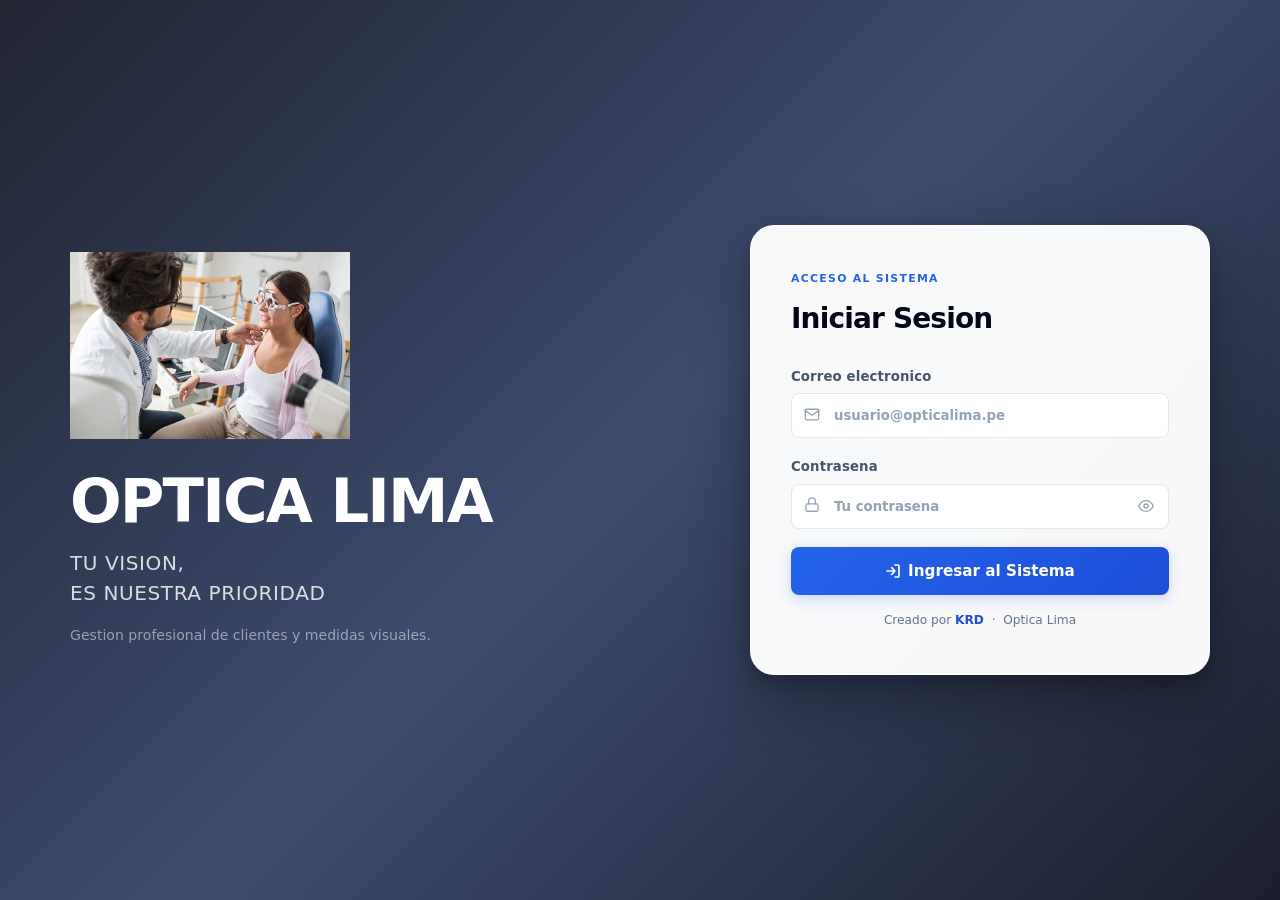
<file: index.html>
<!DOCTYPE html>
<html lang="es">
<head>
  <meta charset="UTF-8">
  <meta name="viewport" content="width=device-width, initial-scale=1.0">
  <meta http-equiv="refresh" content="0; url=html/login.html">
  <meta name="robots" content="noindex, nofollow">
  <title>Óptica Lima</title>
  <style>
    body {
      margin: 0; min-height: 100vh;
      display: grid; place-items: center;
      font-family: "Inter", "Segoe UI", system-ui, sans-serif;
      background: #f1f5f9; color: #64748b; font-size: 0.95rem;
    }
    a { color: #2563eb; font-weight: 600; }
  </style>
</head>
<body>
  <p>Redirigiendo… <a href="html/login.html">Haz clic aquí si no eres redirigido.</a></p>
  <script>window.location.replace("html/login.html");</script>
</body>
</html>
</file>
<file: css/style.css>
/* ============================================================
   Óptica Lima — Premium Design System 2026
   Single :root  ·  Organizado  ·  Sin duplicados
   ============================================================ */

/* ── 1. Variables ──────────────────────────────────────────── */
:root {
  /* Brand – Azul corporativo */
  --primary:        #2563eb;
  --primary-dark:   #1d4ed8;
  --primary-deeper: #1e3a8a;
  --primary-light:  #eff6ff;
  --primary-mid:    #bfdbfe;

  /* Accent – Celeste moderno */
  --accent:      #0ea5e9;
  --accent-dark: #0284c7;
  --accent-soft: #f0f9ff;

  /* Semánticos */
  --success:       #16a34a;
  --success-light: #f0fdf4;
  --warning:       #d97706;
  --warning-light: #fffbeb;
  --danger:        #dc2626;
  --danger-light:  #fef2f2;

  /* Neutros */
  --bg:           #f1f5f9;
  --surface:      #ffffff;
  --surface-soft: #f8fafc;
  --surface-muted:#eef2ff;
  --text:         #0f172a;
  --muted:        #64748b;
  --line:         #e2e8f0;
  --ink:          #020617;

  /* Sombras */
  --shadow-xs:    0 1px 2px rgba(15,23,42,0.04);
  --shadow-sm:    0 1px 3px rgba(15,23,42,0.06), 0 4px 12px rgba(15,23,42,0.06);
  --shadow:       0 4px 8px rgba(15,23,42,0.06), 0 12px 28px rgba(15,23,42,0.09);
  --shadow-lg:    0 10px 20px rgba(15,23,42,0.07), 0 24px 52px rgba(15,23,42,0.11);
  --shadow-xl:    0 28px 64px rgba(15,23,42,0.20);
  --shadow-blue:    0 8px 28px rgba(37,99,235,0.30);
  --shadow-blue-sm: 0 4px 14px rgba(37,99,235,0.22);

  /* Geometría */
  --radius-xs:  4px;
  --radius-sm:  8px;
  --radius:     12px;
  --radius-lg:  16px;
  --radius-xl:  24px;
  --radius-full:9999px;

  /* Movimiento */
  --ease:            cubic-bezier(0.4,0,0.2,1);
  --transition:      200ms var(--ease);
  --transition-fast: 120ms var(--ease);
  --transition-slow: 350ms var(--ease);
}

/* ── 2. Reset & Base ───────────────────────────────────────── */
*, *::before, *::after { box-sizing: border-box; }

body {
  margin: 0; min-height: 100vh;
  background: var(--bg);
  color: var(--text);
  font-family: "Inter", "Segoe UI", ui-sans-serif, system-ui, -apple-system, BlinkMacSystemFont, sans-serif;
  font-size: 15px; line-height: 1.6;
  -webkit-font-smoothing: antialiased;
  -moz-osx-font-smoothing: grayscale;
}

a { color: inherit; text-decoration: none; }
button, input, select, textarea { font: inherit; }
h1,h2,h3,h4,p { margin: 0; }
img { max-width: 100%; display: block; }

/* ── 3. Tipografía ─────────────────────────────────────────── */
h1 { font-size: clamp(1.75rem,4vw,2.6rem); line-height: 1.12; font-weight: 800; letter-spacing: -0.03em; }
h2 { font-size: 1.25rem; font-weight: 700; letter-spacing: -0.01em; }
h3 { grid-column: 1/-1; padding-top: 8px; font-size: 0.78rem; text-transform: uppercase;
     letter-spacing: 0.08em; color: var(--muted); font-weight: 700; }
h4 { font-size: 0.95rem; font-weight: 700; margin-bottom: 10px; }

.eyebrow {
  display: block; color: var(--primary); font-size: 0.69rem;
  font-weight: 800; letter-spacing: 0.13em; text-transform: uppercase; margin-bottom: 4px;
}

/* ── 4. Inputs & Forms ─────────────────────────────────────── */
input, select, textarea {
  width: 100%; border: 1.5px solid var(--line);
  border-radius: var(--radius-sm); background: var(--surface);
  color: var(--text); outline: none;
  padding: 11px 14px; min-height: 44px;
  transition: border-color var(--transition), box-shadow var(--transition), background var(--transition);
}
textarea { min-height: 90px; resize: vertical; }

input:focus, select:focus, textarea:focus {
  border-color: var(--primary);
  box-shadow: 0 0 0 4px rgba(37,99,235,0.12);
  background: #fff;
}
input::placeholder { color: #94a3b8; }

label {
  display: grid; gap: 6px;
  color: #475569; font-size: 0.83rem; font-weight: 600; letter-spacing: 0.01em;
}

/* Input con ícono */
.input-group { position: relative; }
.input-group input { padding-left: 42px; }
.input-group .input-icon {
  position: absolute; left: 13px; top: 50%; transform: translateY(-50%);
  color: #94a3b8; pointer-events: none; font-size: 1.05rem; line-height: 1;
  transition: color var(--transition);
}
.input-group:focus-within .input-icon { color: var(--primary); }

.input-group .input-action {
  position: absolute; right: 10px; top: 50%; transform: translateY(-50%);
  background: none; border: none; cursor: pointer; padding: 5px;
  color: #94a3b8; border-radius: var(--radius-xs); line-height: 1;
  display: flex; align-items: center; justify-content: center;
  transition: color var(--transition), background var(--transition);
}
.input-group .input-action:hover { color: var(--primary); background: var(--primary-light); }

/* Validación */
.field-invalid, .field-invalid:focus {
  border-color: var(--danger) !important;
  background: #fff5f5;
  box-shadow: 0 0 0 4px rgba(220,38,38,0.10) !important;
}
.field-error {
  display: block; color: var(--danger); font-size: 0.76rem;
  font-weight: 600; line-height: 1.35; margin-top: -2px;
}

/* Grid de formulario */
.form-grid {
  display: grid; grid-template-columns: repeat(3, minmax(0,1fr)); gap: 16px;
}
.span-2 { grid-column: span 2; }
.form-actions {
  grid-column: 1/-1; display: flex; justify-content: flex-end; gap: 10px; padding-top: 8px;
}
.compact-form { display: grid; gap: 16px; }
.search-row {
  display: grid; grid-template-columns: minmax(0,1fr) 200px auto; gap: 10px; margin-bottom: 18px;
}

/* ── 5. Login ──────────────────────────────────────────────── */
.login-page {
  display: grid;
  place-items: center;
  padding: 20px;
  min-height: 100vh;
  background:
    linear-gradient(135deg, rgba(2,6,23,0.88) 0%, rgba(12,31,74,0.80) 50%, rgba(2,6,23,0.90) 100%),
    url("https://images.unsplash.com/photo-1574258495973-f010dfbb5371?auto=format&fit=crop&w=1600&q=80")
    center / cover no-repeat;
}

.login-shell {
  display: grid;
  grid-template-columns: minmax(0,1fr) 460px;
  align-items: center;
  width: min(1140px,100%);
  gap: 64px;
}

/* ── Panel izquierdo — brand ────────────────────────────────── */
.login-brand {
  color: #fff;
  display: flex;
  flex-direction: column;
  align-items: flex-start;
  gap: 0;
}

.login-logo {
  width: 280px;
  height: auto;
  object-fit: contain;
  display: block;
  margin-bottom: 32px;
}

.brand-name {
  font-size: clamp(2.4rem, 5vw, 3.8rem);
  font-weight: 900;
  letter-spacing: -0.03em;
  line-height: 1;
  color: #fff;
  margin-bottom: 16px;
}

.brand-tagline {
  font-size: clamp(1rem, 2vw, 1.25rem);
  font-weight: 300;
  letter-spacing: 0.03em;
  line-height: 1.5;
  color: rgba(255,255,255,0.82);
  margin-bottom: 16px;
}

.brand-desc {
  font-size: 0.88rem;
  color: rgba(255,255,255,0.50);
  line-height: 1.7;
}

/* ── Panel derecho — tarjeta ───────────────────────────────── */
.login-card {
  display: grid; gap: 24px;
  background: rgba(255,255,255,0.97);
  backdrop-filter: blur(24px);
  -webkit-backdrop-filter: blur(24px);
  border: 1px solid rgba(255,255,255,0.60);
  border-radius: var(--radius-xl);
  box-shadow: 0 24px 60px rgba(0,0,0,0.30), 0 8px 20px rgba(0,0,0,0.18);
  padding: 44px 40px;
}

.login-card-header { display: grid; gap: 6px; }
.login-card-header .eyebrow {
  font-size: 0.68rem; letter-spacing: 0.12em;
  display: flex; align-items: center; gap: 6px;
}
.login-card-header h2 {
  font-size: 1.75rem; font-weight: 800; color: var(--ink); letter-spacing: -0.03em;
}

.login-card form { display: grid; gap: 18px; }

.login-options {
  display: flex; align-items: center; justify-content: space-between; gap: 12px;
}
.login-remember {
  display: flex; align-items: center; gap: 8px;
  font-size: 0.83rem; color: var(--muted); cursor: pointer; font-weight: 600;
}
.login-remember input[type="checkbox"] {
  width: 16px; height: 16px; min-height: unset;
  accent-color: var(--primary); cursor: pointer;
}

/* Banner de bloqueo por fuerza bruta */
.login-blocked {
  display: none; background: var(--danger-light);
  border: 1px solid rgba(220,38,38,0.25); border-radius: var(--radius-sm);
  color: var(--danger); padding: 13px 16px; font-size: 0.85rem;
  font-weight: 600; text-align: center; line-height: 1.5;
}
.login-blocked.visible { display: block; }
.login-blocked strong { display: block; margin-bottom: 4px; font-size: 0.92rem; }

/* ── 6. Sidebar ────────────────────────────────────────────── */
.sidebar {
  position: fixed; inset: 0 auto 0 0;
  display: flex; flex-direction: column;
  width: 256px; background: var(--surface);
  border-right: 1px solid var(--line);
  box-shadow: var(--shadow-sm); padding: 0 0 20px;
  z-index: 40; overflow-y: auto;
}

.logo {
  display: flex; flex-direction: column; align-items: center;
  justify-content: center; text-align: center;
  padding: 22px 16px 18px; border-bottom: 1px solid var(--line);
  gap: 10px; text-decoration: none;
  background: linear-gradient(180deg, var(--primary-light) 0%, rgba(255,255,255,0) 100%);
}

.sidebar-logo {
  width: 74px; height: 74px; object-fit: contain;
  border-radius: 16px; border: 2px solid var(--primary-mid);
  padding: 5px; box-shadow: var(--shadow-blue-sm); background: #fff;
}

.logo-text {
  font-size: 0.78rem; font-weight: 800; color: var(--primary-dark);
  line-height: 1.35; letter-spacing: 0.01em; max-width: 190px;
}

.sidebar nav { display: grid; gap: 3px; padding: 14px 12px; flex: 1; }

.sidebar nav a {
  display: flex; align-items: center; gap: 11px;
  border-radius: var(--radius-sm); color: var(--muted);
  font-weight: 600; font-size: 0.88rem; padding: 10px 12px;
  position: relative; border: 1px solid transparent;
  transition: all var(--transition); text-decoration: none;
}
.sidebar nav a:hover {
  background: var(--surface-muted); border-color: var(--primary-mid);
  color: var(--primary-dark); transform: translateX(2px);
}
.sidebar nav a.active {
  background: linear-gradient(90deg, var(--primary-light), var(--surface));
  border-color: rgba(37,99,235,0.25); color: var(--primary-dark); font-weight: 700;
  box-shadow: var(--shadow-xs);
}
.sidebar nav a.active::before {
  content: ""; position: absolute; left: 0; top: 8px; bottom: 8px;
  width: 3px; border-radius: 0 3px 3px 0; background: var(--primary);
}

.nav-icon {
  display: inline-grid; place-items: center;
  width: 30px; height: 30px; border-radius: 8px;
  background: var(--surface-muted); color: var(--primary);
  font-size: 0.68rem; font-weight: 800; flex-shrink: 0;
  transition: background var(--transition);
}
.sidebar nav a:hover .nav-icon,
.sidebar nav a.active .nav-icon { background: var(--primary-light); }

.logout-button {
  margin: 0 12px; width: calc(100% - 24px); min-height: 42px;
  display: inline-flex; align-items: center; justify-content: center; gap: 9px;
  border: 1px solid rgba(220,38,38,0.20); border-radius: var(--radius-sm);
  background: var(--surface); color: #b91c1c; cursor: pointer;
  font-weight: 700; font-size: 0.88rem; box-shadow: var(--shadow-xs);
  transition: all var(--transition);
}
.logout-button svg { width: 16px; height: 16px; fill: currentColor; flex-shrink: 0; }
.logout-button:hover {
  background: var(--danger-light); color: var(--danger);
  border-color: rgba(220,38,38,0.35);
  box-shadow: var(--shadow-sm); transform: translateY(-1px);
}

/* ── 7. Layout principal ───────────────────────────────────── */
.app-main {
  margin-left: 256px; min-height: 100vh;
  padding: 28px 32px; background: var(--bg);
}

.topbar {
  display: flex; align-items: center; justify-content: space-between;
  gap: 16px; margin-bottom: 28px;
  padding-bottom: 20px; border-bottom: 1px solid var(--line);
}
.topbar h1 { font-size: clamp(1.5rem,3vw,2rem); color: var(--ink); }

.user-pill {
  display: inline-flex; align-items: center; gap: 8px;
  border: 1.5px solid var(--line); border-radius: var(--radius-full);
  color: var(--muted); font-size: 0.83rem; font-weight: 600;
  padding: 7px 16px; max-width: 260px;
  overflow: hidden; text-overflow: ellipsis; white-space: nowrap;
  background: var(--surface); box-shadow: var(--shadow-xs);
}
.user-pill::before {
  content: ""; width: 7px; height: 7px; border-radius: 50%;
  background: var(--success); flex-shrink: 0;
  box-shadow: 0 0 6px var(--success);
}

/* ── 8. Botones ────────────────────────────────────────────── */
.primary-button, .secondary-button, .icon-text {
  border: 0; border-radius: var(--radius-sm);
  cursor: pointer; font-weight: 700; font-size: 0.88rem;
  min-height: 42px; padding: 0 20px;
  display: inline-flex; align-items: center; gap: 7px;
  white-space: nowrap; transition: all var(--transition);
}

.primary-button {
  background: linear-gradient(135deg, var(--primary) 0%, var(--primary-dark) 100%);
  color: #fff; box-shadow: var(--shadow-blue-sm);
}
.primary-button:hover {
  background: linear-gradient(135deg, var(--primary-dark), var(--primary-deeper));
  box-shadow: var(--shadow-blue); transform: translateY(-2px);
}
.primary-button:active { transform: translateY(0); box-shadow: var(--shadow-blue-sm); }

.secondary-button, .icon-text {
  border: 1.5px solid var(--line);
  background: var(--surface); color: var(--primary-dark);
  box-shadow: var(--shadow-xs);
}
.secondary-button:hover, .icon-text:hover {
  border-color: var(--primary); background: var(--primary-light);
  box-shadow: var(--shadow-sm); transform: translateY(-1px);
}

button:disabled { cursor: not-allowed; opacity: 0.40; transform: none !important; box-shadow: none !important; }

.action-buttons { display: flex; gap: 6px; align-items: center; flex-wrap: wrap; }

.btn-edit, .btn-delete, .btn-recipe {
  border-radius: var(--radius-sm); cursor: pointer;
  font-size: 0.79rem; font-weight: 700; padding: 5px 11px; min-height: 32px;
  display: inline-flex; align-items: center; gap: 5px;
  transition: all var(--transition); white-space: nowrap;
}
.btn-edit {
  background: rgba(37,99,235,0.08); color: var(--primary-dark);
  border: 1px solid rgba(37,99,235,0.18);
}
.btn-edit:hover {
  background: var(--primary-light); border-color: var(--primary);
  box-shadow: var(--shadow-blue-sm); transform: translateY(-1px);
}
.btn-delete {
  background: rgba(220,38,38,0.07); color: var(--danger);
  border: 1px solid rgba(220,38,38,0.18);
}
.btn-delete:hover {
  background: var(--danger-light); border-color: var(--danger);
  box-shadow: 0 4px 12px rgba(220,38,38,0.20); transform: translateY(-1px);
}
.btn-recipe {
  background: rgba(124,58,237,0.08); color: #5b21b6;
  border: 1px solid rgba(124,58,237,0.18);
}
.btn-recipe:hover { background: #f5f3ff; border-color: #7c3aed; transform: translateY(-1px); }

.ghost-button {
  margin-top: auto; border: 1.5px solid var(--line); border-radius: var(--radius-sm);
  background: transparent; color: var(--muted); cursor: pointer;
  padding: 10px 14px; font-size: 0.88rem; transition: all var(--transition);
}
.ghost-button:hover { border-color: var(--danger); color: var(--danger); }

/* ── 9. Panels & Métricas ──────────────────────────────────── */
.panel {
  border: 1px solid var(--line); border-radius: var(--radius);
  background: var(--surface); box-shadow: var(--shadow-sm);
  padding: 24px; margin-bottom: 24px; transition: box-shadow var(--transition);
}
.panel:hover { box-shadow: var(--shadow); }

.panel-header {
  display: flex; align-items: center; justify-content: space-between;
  gap: 16px; margin-bottom: 20px; padding-bottom: 16px;
  border-bottom: 1px solid var(--line);
}

.metrics-grid {
  display: grid; grid-template-columns: repeat(auto-fit, minmax(175px,1fr));
  gap: 16px; margin-bottom: 24px;
}

.metric {
  border: 1px solid var(--line); border-radius: var(--radius);
  background: var(--surface); box-shadow: var(--shadow-sm);
  padding: 22px 20px; display: grid; gap: 10px;
  position: relative; overflow: hidden; cursor: default;
  transition: box-shadow var(--transition), transform var(--transition);
}
.metric::before {
  content: ""; position: absolute; inset: 0 0 auto; height: 3px;
  background: linear-gradient(90deg, var(--primary), var(--accent));
}
.metric:hover { box-shadow: var(--shadow); transform: translateY(-2px); }
.metric span   { color: var(--muted); font-weight: 700; font-size: 0.76rem; text-transform: uppercase; letter-spacing: 0.07em; }
.metric strong {
  font-size: 1.65rem; font-weight: 800; color: var(--primary-dark);
  letter-spacing: -0.03em; line-height: 1.1;
}
.metric strong.positive { color: var(--success); }
.metric strong.negative { color: var(--danger); }
.accent-metric::before { background: linear-gradient(90deg, var(--success), #4ade80); }

.stats-strip { display: grid; grid-template-columns: repeat(3, minmax(0,1fr)); gap: 14px; }
.stat-line {
  display: flex; align-items: center; justify-content: space-between;
  gap: 16px; min-height: 64px; border: 1px solid var(--line);
  border-radius: var(--radius-sm); background: var(--surface-soft);
  padding: 14px 18px; transition: box-shadow var(--transition);
}
.stat-line:hover { box-shadow: var(--shadow-sm); }
.stat-line span   { color: var(--muted); font-size: 0.84rem; font-weight: 600; }
.stat-line strong { color: var(--primary-dark); font-weight: 800; text-align: right; }

/* ── 10. Tablas ────────────────────────────────────────────── */
.table-wrap { overflow-x: auto; border-radius: var(--radius-sm); border: 1px solid var(--line); }

table { width: 100%; border-collapse: collapse; min-width: 640px; }

th {
  border-bottom: 2px solid var(--line); padding: 11px 14px;
  text-align: left; vertical-align: middle; color: var(--muted);
  font-size: 0.71rem; letter-spacing: 0.08em; text-transform: uppercase;
  font-weight: 700; background: var(--surface-soft);
  position: sticky; top: 0; z-index: 1;
}
td {
  border-bottom: 1px solid #f1f5f9; padding: 13px 14px;
  text-align: left; vertical-align: middle; color: var(--text); font-size: 0.9rem;
}
tbody tr { transition: background var(--transition-fast), box-shadow var(--transition-fast); }
tbody tr:hover {
  background: var(--surface-muted) !important;
  box-shadow: inset 3px 0 0 var(--primary);
}
tbody tr:last-child td { border-bottom: 0; }
tbody tr:nth-child(even) td { background: #f8fafc; }
tbody tr:nth-child(even):hover td { background: var(--surface-muted); }

.loading-row, .empty-row {
  text-align: center; color: var(--muted); padding: 40px 24px !important; font-size: 0.9rem;
}
.empty-state-icon { font-size: 2.2rem; display: block; margin-bottom: 8px; opacity: 0.42; }
.table-subtext { display: block; color: var(--muted); font-size: 0.75rem; line-height: 1.4; margin-top: 2px; }
td code {
  border: 1px solid var(--line); border-radius: 5px; background: var(--surface-soft);
  color: var(--primary-dark); font-size: 0.75rem; padding: 2px 7px;
}

/* ── 11. Skeleton ──────────────────────────────────────────── */
@keyframes shimmer {
  0%   { background-position: 200% 0; }
  100% { background-position: -200% 0; }
}
.skeleton {
  background: linear-gradient(90deg, var(--surface-soft) 25%, #e2e8f0 50%, var(--surface-soft) 75%);
  background-size: 200% 100%; animation: shimmer 1.5s infinite;
  border-color: transparent !important; pointer-events: none;
}
.skeleton span, .skeleton strong {
  display: block; height: 14px; background: rgba(100,116,139,0.14);
  border-radius: 4px; width: 60%;
}
.skeleton strong { height: 28px; width: 80%; margin-top: 6px; }
.skeleton-row td { padding: 14px 14px !important; }
.skeleton-cell {
  display: block; height: 13px; border-radius: 6px;
  background: linear-gradient(90deg, #e2e8f0 25%, #cbd5e1 50%, #e2e8f0 75%);
  background-size: 200% 100%; animation: shimmer 1.5s infinite;
}
.skeleton-cell.wide  { width: 75%; }
.skeleton-cell.short { width: 48%; }
.skeleton-cell.thin  { width: 32%; }

/* ── 12. Badges ────────────────────────────────────────────── */
.badge {
  display: inline-block; border: 1.5px solid var(--line); border-radius: var(--radius-full);
  color: var(--muted); font-size: 0.8rem; padding: 3px 12px; font-weight: 600;
}
.badge-sm {
  display: inline-block; border-radius: 5px; background: var(--surface-soft);
  color: var(--muted); font-size: 0.75rem; padding: 2px 7px;
  font-weight: 600; border: 1px solid var(--line);
}

/* ── 13. Toast ─────────────────────────────────────────────── */
.toast {
  position: fixed; right: 24px; bottom: 24px;
  transform: translateY(16px) scale(0.96); opacity: 0; pointer-events: none;
  border-radius: var(--radius); background: var(--primary-deeper); color: #fff;
  box-shadow: var(--shadow-lg); padding: 13px 20px; font-size: 0.88rem;
  font-weight: 600; z-index: 9999; max-width: 340px;
  border: 1px solid rgba(255,255,255,0.12);
  transition: transform 220ms var(--ease), opacity 220ms var(--ease);
}
.toast.visible  { transform: translateY(0) scale(1); opacity: 1; }
.toast.error    { background: var(--danger); }
.toast.warning  { background: var(--warning); }
.toast.success  { background: var(--success); }

/* ── 14. Modal ─────────────────────────────────────────────── */
.modal-overlay {
  position: fixed; inset: 0; background: rgba(2,6,23,0.62);
  display: none; align-items: center; justify-content: center;
  z-index: 200; padding: 20px; backdrop-filter: blur(5px);
}
.modal-overlay.active { display: flex; }

.modal-content {
  background: var(--surface); border-radius: var(--radius-lg);
  box-shadow: var(--shadow-xl); width: min(700px,100%);
  max-height: 90vh; overflow-y: auto;
  animation: slideUp 240ms var(--ease);
  border: 1px solid var(--line);
}
.modal-content.modal-sm { width: min(460px,100%); }

.modal-header {
  display: flex; justify-content: space-between; align-items: center;
  padding: 22px 26px 18px; border-bottom: 1px solid var(--line);
  position: sticky; top: 0; background: var(--surface); z-index: 1;
}
.modal-close {
  background: none; border: none; font-size: 1.5rem; cursor: pointer;
  color: var(--muted); padding: 0; width: 34px; height: 34px;
  display: flex; align-items: center; justify-content: center;
  border-radius: var(--radius-sm); line-height: 1;
  transition: all var(--transition);
}
.modal-close:hover { background: var(--surface-soft); color: var(--text); }
.modal-form { padding: 22px 26px 26px; }

/* ── 15. Paginación ────────────────────────────────────────── */
.pagination-controls {
  display: flex; justify-content: center; align-items: center;
  gap: 12px; margin-top: 20px; padding: 16px 0 4px;
  border-top: 1px solid var(--line);
}
.pagination-controls span {
  color: var(--muted); font-weight: 600; font-size: 0.88rem;
  min-width: 130px; text-align: center;
}
.pagination-controls button { min-width: 100px; }
.pagination-controls button:disabled { opacity: 0.35; cursor: not-allowed; }

/* ── 16. Split layout / History ────────────────────────────── */
.split-layout { display: grid; grid-template-columns: 340px minmax(0,1fr); gap: 22px; align-items: start; }
.history-panel { margin-top: 24px; border-top: 1px solid var(--line); padding-top: 20px; }
.history-grid  { display: grid; grid-template-columns: repeat(2,1fr); gap: 18px; margin-top: 16px; }
.history-item  {
  border: 1px solid var(--line); border-radius: var(--radius-sm);
  background: var(--surface-soft); padding: 14px 16px; transition: box-shadow var(--transition);
}
.history-item:hover { box-shadow: var(--shadow-sm); }
.history-item p, .history-item small { color: var(--muted); font-size: 0.87rem; line-height: 1.6; }
.muted { color: var(--muted); font-size: 0.88rem; }

/* ── 17. Auditoría ─────────────────────────────────────────── */
.audit-filters {
  display: grid;
  grid-template-columns: minmax(220px,1.3fr) repeat(4, minmax(140px,1fr));
  gap: 14px; align-items: end; margin-bottom: 20px;
}
.audit-filter-actions { grid-column: 1/-1; display: flex; justify-content: flex-end; gap: 10px; }

.audit-badge {
  display: inline-flex; align-items: center; min-height: 26px;
  border-radius: var(--radius-full); padding: 0 10px;
  font-size: 0.71rem; font-weight: 800; letter-spacing: 0.03em; white-space: nowrap;
}
.audit-badge.success { background: var(--success-light); color: #15803d; }
.audit-badge.warning { background: var(--warning-light); color: #92400e; }
.audit-badge.danger  { background: var(--danger-light);  color: var(--danger); }
.audit-badge.info    { background: #eff6ff; color: var(--primary-dark); }
.audit-badge.muted   { background: var(--surface-soft); color: #475569; border: 1px solid var(--line); }

/* ── 18. Cliente — Perfil y pestañas ───────────────────────── */
.client-profile-header {
  display: flex; align-items: center; justify-content: space-between;
  gap: 18px; border: 1px solid var(--line); border-radius: var(--radius);
  background: linear-gradient(135deg, var(--surface), var(--surface-muted));
  box-shadow: var(--shadow-sm); padding: 20px; margin-bottom: 18px;
}
.client-profile-header h3 {
  padding: 0; color: var(--ink); font-size: 1.2rem;
  text-transform: none; letter-spacing: -0.01em; font-weight: 800;
}
.client-profile-header p { color: var(--muted); font-weight: 600; margin-top: 3px; }

.client-tabs {
  display: flex; gap: 6px; overflow-x: auto;
  border-bottom: 1px solid var(--line); padding-bottom: 10px; margin-bottom: 20px;
}
.client-tabs button {
  flex: 0 0 auto; min-height: 36px; border: 1px solid var(--line);
  border-radius: var(--radius-full); background: var(--surface);
  color: var(--muted); cursor: pointer; font-size: 0.82rem; font-weight: 700;
  padding: 0 14px; white-space: nowrap; transition: all var(--transition);
}
.client-tabs button:hover { border-color: var(--primary); color: var(--primary); transform: translateY(-1px); }
.client-tabs button.active {
  background: var(--primary); border-color: var(--primary); color: #fff;
  box-shadow: var(--shadow-blue-sm);
}
.client-tab-content { animation: fadeIn 200ms var(--ease); }

.client-summary-grid { display: grid; grid-template-columns: repeat(4,minmax(0,1fr)); gap: 12px; margin-bottom: 18px; }
.client-kpi {
  border: 1px solid var(--line); border-radius: var(--radius);
  background: var(--surface); box-shadow: var(--shadow-xs); padding: 16px;
  transition: box-shadow var(--transition);
}
.client-kpi:hover { box-shadow: var(--shadow-sm); }
.client-kpi span   { display: block; color: var(--muted); font-size: 0.73rem; font-weight: 800; text-transform: uppercase; letter-spacing: 0.06em; }
.client-kpi strong { display: block; color: var(--primary-dark); font-size: 1.3rem; font-weight: 800; margin-top: 6px; }

.client-card-grid { display: grid; grid-template-columns: repeat(3,minmax(0,1fr)); gap: 14px; }
.client-card {
  border: 1px solid var(--line); border-radius: var(--radius);
  background: var(--surface); box-shadow: var(--shadow-xs); padding: 18px;
  transition: box-shadow var(--transition);
}
.client-card:hover { box-shadow: var(--shadow-sm); }
.client-card h4 { color: var(--ink); margin-bottom: 14px; }

.client-detail-list { display: grid; gap: 10px; margin: 0; }
.client-detail-list div {
  display: grid; grid-template-columns: minmax(110px,0.8fr) minmax(0,1.2fr);
  gap: 10px; border-bottom: 1px solid #f1f5f9; padding-bottom: 8px;
}
.client-detail-list div:last-child { border-bottom: 0; padding-bottom: 0; }
.client-detail-list dt { color: var(--muted); font-size: 0.74rem; font-weight: 700; text-transform: uppercase; letter-spacing: 0.04em; }
.client-detail-list dd { margin: 0; color: var(--text); font-weight: 600; overflow-wrap: anywhere; }

.client-timeline { display: grid; gap: 12px; }
.client-timeline-item {
  border: 1px solid var(--line); border-radius: var(--radius);
  background: var(--surface); box-shadow: var(--shadow-xs); padding: 16px;
  transition: box-shadow var(--transition);
}
.client-timeline-item:hover { box-shadow: var(--shadow-sm); }
.client-timeline-item > div { display: flex; align-items: center; justify-content: space-between; gap: 12px; margin-bottom: 8px; }
.client-timeline-item strong { color: var(--primary-dark); }
.client-timeline-item span, .client-timeline-item small { color: var(--muted); font-weight: 600; }
.client-timeline-item p { color: var(--text); margin-top: 4px; }

.client-empty-state {
  border: 1.5px dashed var(--line); border-radius: var(--radius);
  background: var(--surface-soft); color: var(--muted);
  font-weight: 600; padding: 28px; text-align: center;
}

/* ── 19. Tarjetas optométricas OD/OI ───────────────────────── */
.eye-cards-grid { grid-column: 1/-1; display: grid; grid-template-columns: 1fr 1fr; gap: 16px; }

.eye-card { border: 1.5px solid var(--line); border-radius: var(--radius); background: var(--surface); overflow: hidden; transition: box-shadow var(--transition); }
.eye-card:hover { box-shadow: var(--shadow-sm); }

.eye-card-header { display: flex; align-items: center; gap: 10px; padding: 12px 16px 10px; border-bottom: 1.5px solid var(--line); }
.eye-card.od .eye-card-header { background: linear-gradient(90deg, #eff6ff, #f8faff); }
.eye-card.oi .eye-card-header { background: linear-gradient(90deg, #f0f9ff, #f8fcff); }

.eye-badge { display: inline-grid; place-items: center; width: 36px; height: 36px; border-radius: 9px; font-size: 0.75rem; font-weight: 900; letter-spacing: 0.04em; flex-shrink: 0; }
.eye-card.od .eye-badge { background: var(--primary); color: #fff; }
.eye-card.oi .eye-badge { background: var(--accent); color: #fff; }

.eye-card-title    { font-size: 0.88rem; font-weight: 800; color: var(--ink); }
.eye-card-subtitle { font-size: 0.72rem; color: var(--muted); font-weight: 600; }
.eye-card-body { display: grid; grid-template-columns: 1fr 1fr; gap: 12px; padding: 14px 16px 16px; }

.clinical-section { grid-column: 1/-1; border: 1.5px solid var(--line); border-radius: var(--radius); background: var(--surface); overflow: hidden; }
.clinical-section-header { display: flex; align-items: center; gap: 10px; padding: 12px 16px 10px; border-bottom: 1.5px solid var(--line); background: linear-gradient(90deg, #fffbeb, #fffdf5); }
.clinical-badge { display: inline-grid; place-items: center; width: 36px; height: 36px; border-radius: 9px; background: var(--warning); color: #fff; font-size: 1rem; flex-shrink: 0; }
.clinical-section-body { display: grid; grid-template-columns: 1fr 1fr; gap: 12px; padding: 14px 16px 16px; }

.av-section { grid-column: 1/-1; border: 1.5px solid var(--line); border-radius: var(--radius); background: var(--surface); overflow: hidden; }
.av-section-header { display: flex; align-items: center; gap: 10px; padding: 12px 16px 10px; border-bottom: 1.5px solid var(--line); background: linear-gradient(90deg, #faf5ff, #fdf8ff); }
.av-badge { display: inline-grid; place-items: center; width: 36px; height: 36px; border-radius: 9px; background: #7c3aed; color: #fff; font-size: 0.85rem; flex-shrink: 0; }
.av-section-body { display: grid; grid-template-columns: repeat(4,1fr); gap: 12px; padding: 14px 16px 16px; }

.addition-row { grid-column: 1/-1; display: grid; grid-template-columns: 240px 1fr; gap: 12px; }

/* ── 20. Timeline visual (historial medidas) ───────────────── */
.visual-history-timeline { display: grid; gap: 14px; }

.vht-item { border: 1.5px solid var(--line); border-radius: var(--radius); background: var(--surface); overflow: hidden; transition: box-shadow var(--transition); }
.vht-item:hover { box-shadow: var(--shadow-sm); }

.vht-header { display: flex; align-items: center; justify-content: space-between; gap: 12px; padding: 12px 16px; background: var(--surface-soft); border-bottom: 1px solid var(--line); }
.vht-date { font-weight: 800; color: var(--primary-dark); font-size: 0.88rem; }
.vht-diagnosis-badge { display: inline-flex; align-items: center; gap: 5px; border-radius: var(--radius-full); background: var(--primary-light); color: var(--primary-dark); font-size: 0.72rem; font-weight: 800; padding: 3px 10px; }

.vht-body { display: grid; grid-template-columns: 1fr 1fr; gap: 0; }
.vht-eye { padding: 12px 16px; }
.vht-eye:first-child { border-right: 1px solid var(--line); }
.vht-eye-label { font-size: 0.69rem; font-weight: 800; text-transform: uppercase; letter-spacing: 0.07em; color: var(--muted); margin-bottom: 8px; }
.vht-eye-grid { display: grid; grid-template-columns: repeat(4,1fr); gap: 6px; }
.vht-field { display: grid; gap: 2px; }
.vht-field dt { font-size: 0.65rem; font-weight: 800; text-transform: uppercase; color: var(--muted); }
.vht-field dd { margin: 0; font-weight: 700; color: var(--text); font-size: 0.85rem; }

.vht-footer { border-top: 1px solid var(--line); padding: 10px 16px; display: flex; justify-content: space-between; align-items: center; gap: 12px; flex-wrap: wrap; background: var(--surface-soft); }
.vht-obs { font-size: 0.82rem; color: var(--muted); font-style: italic; }

/* ── 21. Receta imprimible ─────────────────────────────────── */
.recipe-modal .modal-content { width: min(640px,100%); }
#recipeSheet { padding: 28px 32px 32px; font-size: 0.9rem; line-height: 1.7; }

.recipe-header { text-align: center; border-bottom: 2px solid var(--primary); padding-bottom: 16px; margin-bottom: 20px; }
.recipe-header h2 { font-size: 1.35rem; color: var(--primary-dark); }
.recipe-header p  { color: var(--muted); font-size: 0.85rem; margin-top: 4px; }

.recipe-patient { display: grid; grid-template-columns: 1fr 1fr; gap: 10px 24px; background: var(--surface-soft); border-radius: var(--radius-sm); padding: 14px 16px; margin-bottom: 20px; }
.recipe-patient dt { font-size: 0.72rem; font-weight: 800; text-transform: uppercase; color: var(--muted); }
.recipe-patient dd { margin: 0; font-weight: 700; color: var(--text); }

.recipe-table, .recipe-av-table { width: 100%; border-collapse: collapse; margin-bottom: 18px; font-size: 0.88rem; }
.recipe-table th, .recipe-table td, .recipe-av-table th, .recipe-av-table td { border: 1px solid var(--line); padding: 8px 12px; text-align: center; }
.recipe-table th, .recipe-av-table th { font-weight: 800; font-size: 0.75rem; text-transform: uppercase; letter-spacing: 0.04em; }
.recipe-table th { background: var(--primary-light); color: var(--primary-dark); }
.recipe-table td:first-child { font-weight: 800; text-align: left; }
.recipe-av-table th { background: #faf5ff; color: #5b21b6; }

.recipe-dx { background: var(--surface-soft); border-radius: var(--radius-sm); padding: 12px 16px; margin-bottom: 18px; }
.recipe-dx dt { font-size: 0.72rem; font-weight: 800; text-transform: uppercase; color: var(--muted); margin-bottom: 4px; }
.recipe-dx dd { margin: 0; font-weight: 700; }

.recipe-signature { display: grid; grid-template-columns: 1fr 1fr; gap: 24px; margin-top: 28px; padding-top: 20px; border-top: 1px solid var(--line); text-align: center; font-size: 0.82rem; color: var(--muted); }
.recipe-signature div { display: grid; gap: 32px 0; }
.recipe-signature strong { display: block; border-top: 1px solid var(--text); padding-top: 8px; color: var(--text); font-size: 0.88rem; }

@media print {
  body * { visibility: hidden !important; }
  #recipeSheet, #recipeSheet * { visibility: visible !important; }
  #recipeSheet { position: fixed; inset: 0; padding: 24px; font-size: 11pt; }
  .recipe-print-btn { display: none !important; }
}

/* ── 22. Animaciones ───────────────────────────────────────── */
@keyframes fadeIn  { from { opacity: 0; } to { opacity: 1; } }
@keyframes slideUp { from { transform: translateY(14px); opacity: 0; } to { transform: translateY(0); opacity: 1; } }
@keyframes spin    { to { transform: rotate(360deg); } }

/* ── 23. Responsive ────────────────────────────────────────── */
@media (max-width: 1280px) {
  .metrics-grid { grid-template-columns: repeat(3,1fr); }
  .client-card-grid, .client-summary-grid { grid-template-columns: repeat(2,1fr); }
}
@media (max-width: 1100px) {
  .metrics-grid { grid-template-columns: repeat(2,1fr); }
  .audit-filters { grid-template-columns: repeat(2,minmax(0,1fr)); }
}
@media (max-width: 980px) {
  .login-shell { grid-template-columns: 1fr; gap: 0; }
  .login-brand { display: none; }           /* panel brand oculto en tablet/móvil */
  .login-brand-orb { display: none; }
  .login-card  {
    margin: 0 auto;
    width: min(480px,100%);
    padding: 36px 32px;
  }
  .login-card::before { margin: -36px -32px 28px; }
  .form-grid, .split-layout, .history-grid, .stats-strip { grid-template-columns: 1fr; }
  .span-2 { grid-column: auto; }
  .eye-cards-grid { grid-template-columns: 1fr; }
}
@media (max-width: 860px) {
  .metrics-grid, .stats-strip { grid-template-columns: repeat(2,1fr); }
  .client-card-grid, .client-summary-grid { grid-template-columns: repeat(2,1fr); }
  .av-section-body { grid-template-columns: repeat(2,1fr); }
  .split-layout { grid-template-columns: 1fr; }
}
@media (max-width: 760px) {
  .sidebar {
    position: static; width: 100%; border-right: 0;
    border-bottom: 1px solid var(--line); padding: 0; box-shadow: none;
  }
  .logo { flex-direction: row; text-align: left; padding: 14px 16px; }
  .sidebar-logo { width: 44px; height: 44px; }
  .sidebar nav { padding: 10px 12px; display: flex; flex-wrap: wrap; gap: 4px; }
  .sidebar nav a { flex: 0 0 auto; padding: 8px 12px; }
  .logout-button { margin: 8px 12px 12px; width: calc(100% - 24px); }
  .app-main { margin-left: 0; padding: 16px; }
  .topbar, .panel-header { flex-direction: column; align-items: flex-start; }
  .search-row { grid-template-columns: 1fr; }
  .action-buttons { flex-direction: column; }
  .action-buttons button { width: 100%; justify-content: center; }
  .login-page { place-items: start center; padding: 16px; }
  .login-card { padding: 28px 24px; }
}
@media (max-width: 620px) {
  .audit-filters { grid-template-columns: 1fr; }
  .clinical-section-body { grid-template-columns: 1fr; }
  .addition-row { grid-template-columns: 1fr; }
}
@media (max-width: 520px) {
  .metrics-grid, .stats-strip { grid-template-columns: 1fr; }
  .client-card-grid, .client-summary-grid { grid-template-columns: 1fr; }
  .vht-body { grid-template-columns: 1fr; }
  .vht-eye:first-child { border-right: 0; border-bottom: 1px solid var(--line); }
  .vht-eye-grid { grid-template-columns: repeat(2,1fr); }
  .recipe-patient, .recipe-signature { grid-template-columns: 1fr; }
  .stat-line { flex-direction: column; align-items: flex-start; }
}
@media (max-width: 400px) {
  h1 { font-size: 1.5rem; }
  .login-card { padding: 22px 18px; }
}

/* ============================================================
   SISTEMA DE TEMAS
   Uso: <html data-theme="dark|green|purple|light">
   Persistencia via localStorage key "ol_theme"
   ============================================================ */

/* Tema Oscuro */
[data-theme="dark"] {
  --primary:        #3b82f6;
  --primary-dark:   #2563eb;
  --primary-deeper: #1d4ed8;
  --primary-light:  rgba(59,130,246,0.14);
  --primary-mid:    rgba(59,130,246,0.30);
  --accent:         #38bdf8;
  --accent-soft:    rgba(56,189,248,0.10);
  --success:        #4ade80;
  --success-light:  rgba(74,222,128,0.12);
  --warning:        #fbbf24;
  --warning-light:  rgba(251,191,36,0.12);
  --danger:         #f87171;
  --danger-light:   rgba(248,113,113,0.12);
  --bg:             #09111f;
  --surface:        #111827;
  --surface-soft:   #1f2937;
  --surface-muted:  rgba(59,130,246,0.08);
  --text:           #e2e8f0;
  --muted:          #94a3b8;
  --line:           #1e293b;
  --ink:            #f1f5f9;
  --shadow-sm:      0 1px 3px rgba(0,0,0,0.40), 0 4px 12px rgba(0,0,0,0.35);
  --shadow:         0 4px 8px rgba(0,0,0,0.40), 0 12px 28px rgba(0,0,0,0.45);
  --shadow-blue:    0 8px 28px rgba(59,130,246,0.35);
  --shadow-blue-sm: 0 4px 14px rgba(59,130,246,0.28);
}
[data-theme="dark"] body { background: var(--bg); }
[data-theme="dark"] .sidebar { background: #0d1424; border-right-color: #1e293b; }
[data-theme="dark"] input,
[data-theme="dark"] select,
[data-theme="dark"] textarea { background: #1f2937; border-color: #334155; color: var(--text); }
[data-theme="dark"] input::placeholder { color: #475569; }
[data-theme="dark"] .login-card { background: rgba(17,24,39,0.97); border-color: rgba(255,255,255,0.10); }
[data-theme="dark"] .login-card-header h2 { color: var(--ink); }
[data-theme="dark"] tbody tr:nth-child(even) td { background: rgba(255,255,255,0.02); }
[data-theme="dark"] th { background: #1f2937; }

/* Tema Verde Empresarial */
[data-theme="green"] {
  --primary:        #16a34a;
  --primary-dark:   #15803d;
  --primary-deeper: #166534;
  --primary-light:  #f0fdf4;
  --primary-mid:    #bbf7d0;
  --accent:         #22c55e;
  --accent-soft:    #dcfce7;
  --surface-muted:  #ecfdf5;
  --shadow-blue:    0 8px 28px rgba(22,163,74,0.30);
  --shadow-blue-sm: 0 4px 14px rgba(22,163,74,0.22);
}

/* Tema Morado Premium */
[data-theme="purple"] {
  --primary:        #7c3aed;
  --primary-dark:   #6d28d9;
  --primary-deeper: #5b21b6;
  --primary-light:  #faf5ff;
  --primary-mid:    #ddd6fe;
  --accent:         #a78bfa;
  --accent-soft:    #f5f3ff;
  --surface-muted:  #f5f3ff;
  --shadow-blue:    0 8px 28px rgba(124,58,237,0.30);
  --shadow-blue-sm: 0 4px 14px rgba(124,58,237,0.22);
}

/* Tema Claro Profesional */
[data-theme="light"] {
  --bg:           #f9fafb;
  --surface:      #ffffff;
  --surface-soft: #f3f4f6;
  --surface-muted:#eff6ff;
  --line:         #e5e7eb;
  --primary:      #1d4ed8;
  --primary-dark: #1e40af;
  --primary-deeper:#1e3a8a;
}

/* ── Selector de temas ─────────────────────────────────────── */
.theme-switcher {
  position: relative;
}

.theme-dropdown {
  display: none;
  position: absolute; right: 0; top: calc(100% + 8px);
  background: var(--surface); border: 1px solid var(--line);
  border-radius: var(--radius); box-shadow: var(--shadow-lg);
  padding: 6px; min-width: 200px; z-index: 100;
}
.theme-dropdown.visible { display: grid; gap: 2px; }

.theme-dropdown button {
  display: flex; align-items: center; gap: 10px;
  background: none; border: none; border-radius: var(--radius-sm);
  padding: 9px 12px; font-size: 0.85rem; font-weight: 600;
  color: var(--text); cursor: pointer; width: 100%; text-align: left;
  transition: background var(--transition);
}
.theme-dropdown button:hover { background: var(--surface-soft); }
.theme-dropdown button.active {
  background: var(--primary-light); color: var(--primary-dark);
}
.theme-dropdown button.active::after {
  content: "✓"; margin-left: auto; color: var(--primary); font-weight: 800;
}

/* Swatch de color */
.theme-swatch {
  width: 14px; height: 14px; border-radius: 50%; flex-shrink: 0;
  border: 2px solid rgba(0,0,0,0.10);
}

/* ── Métricas KPI mejoradas ─────────────────────────────────── */
.metric {
  padding: 20px;
}
.metric-header {
  display: flex; align-items: center; justify-content: space-between; gap: 8px;
}
.metric-icon {
  width: 36px; height: 36px; border-radius: var(--radius-sm);
  display: grid; place-items: center; flex-shrink: 0;
  background: var(--primary-light); color: var(--primary);
  font-size: 1rem;
}
.metric-icon svg { width: 18px; height: 18px; stroke: currentColor; fill: none; stroke-width: 2; stroke-linecap: round; stroke-linejoin: round; }
.metric-label { color: var(--muted); font-weight: 700; font-size: 0.74rem; text-transform: uppercase; letter-spacing: 0.07em; margin-bottom: 6px; }
.metric-value { font-size: 1.6rem; font-weight: 800; color: var(--primary-dark); letter-spacing: -0.03em; line-height: 1.1; }
.metric-value.positive { color: var(--success); }
.metric-value.negative { color: var(--danger); }
.metric-trend {
  display: inline-flex; align-items: center; gap: 3px;
  font-size: 0.72rem; font-weight: 700; margin-top: 6px;
  padding: 2px 7px; border-radius: var(--radius-full);
}
.metric-trend.up   { background: var(--success-light); color: var(--success); }
.metric-trend.down { background: var(--danger-light);  color: var(--danger); }
.metric-trend.neutral { background: var(--surface-soft); color: var(--muted); }

/* Icono de la métrica por tipo */
.metric-icon.today   { background: rgba(22,163,74,0.12);  color: var(--success); }
.metric-icon.weekly  { background: var(--primary-light);  color: var(--primary); }
.metric-icon.monthly { background: var(--accent-soft);    color: var(--accent-dark); }
.metric-icon.expense { background: rgba(220,38,38,0.09);  color: var(--danger); }
.metric-icon.balance { background: var(--primary-light);  color: var(--primary-dark); }
.metric-icon.clients { background: rgba(124,58,237,0.09); color: #7c3aed; }

/* ── Sidebar con íconos SVG ────────────────────────────────── */
.nav-icon {
  width: 32px; height: 32px; border-radius: 8px;
  display: inline-grid; place-items: center;
  background: var(--surface-muted); color: var(--primary);
  flex-shrink: 0; transition: background var(--transition);
}
.nav-icon svg {
  width: 16px; height: 16px;
  stroke: currentColor; fill: none;
  stroke-width: 2; stroke-linecap: round; stroke-linejoin: round;
}
.sidebar nav a:hover .nav-icon,
.sidebar nav a.active .nav-icon { background: var(--primary-light); }

/* ── Backup mensual ────────────────────────────────────────── */
.backup-info { display: flex; flex-direction: column; gap: 10px; }

.backup-status {
  display: inline-flex; align-items: center; gap: 9px;
  font-weight: 700; font-size: 0.88rem;
  padding: 10px 16px; border-radius: var(--radius-sm);
  max-width: 100%;
}
.backup-status::before {
  content: ""; width: 8px; height: 8px;
  border-radius: 50%; flex-shrink: 0;
}

.backup-status.ok      { background: var(--success-light); color: #15803d; }
.backup-status.ok::before { background: var(--success); }

.backup-status.warning { background: var(--warning-light); color: #92400e; }
.backup-status.warning::before { background: var(--warning); box-shadow: 0 0 0 3px rgba(217,119,6,0.20); }

.backup-status.danger  { background: var(--danger-light);  color: var(--danger); }
.backup-status.danger::before  { background: var(--danger);  box-shadow: 0 0 0 3px rgba(220,38,38,0.20); }

.backup-desc { margin: 0; color: var(--muted); font-size: 0.82rem; line-height: 1.65; }
</file>
